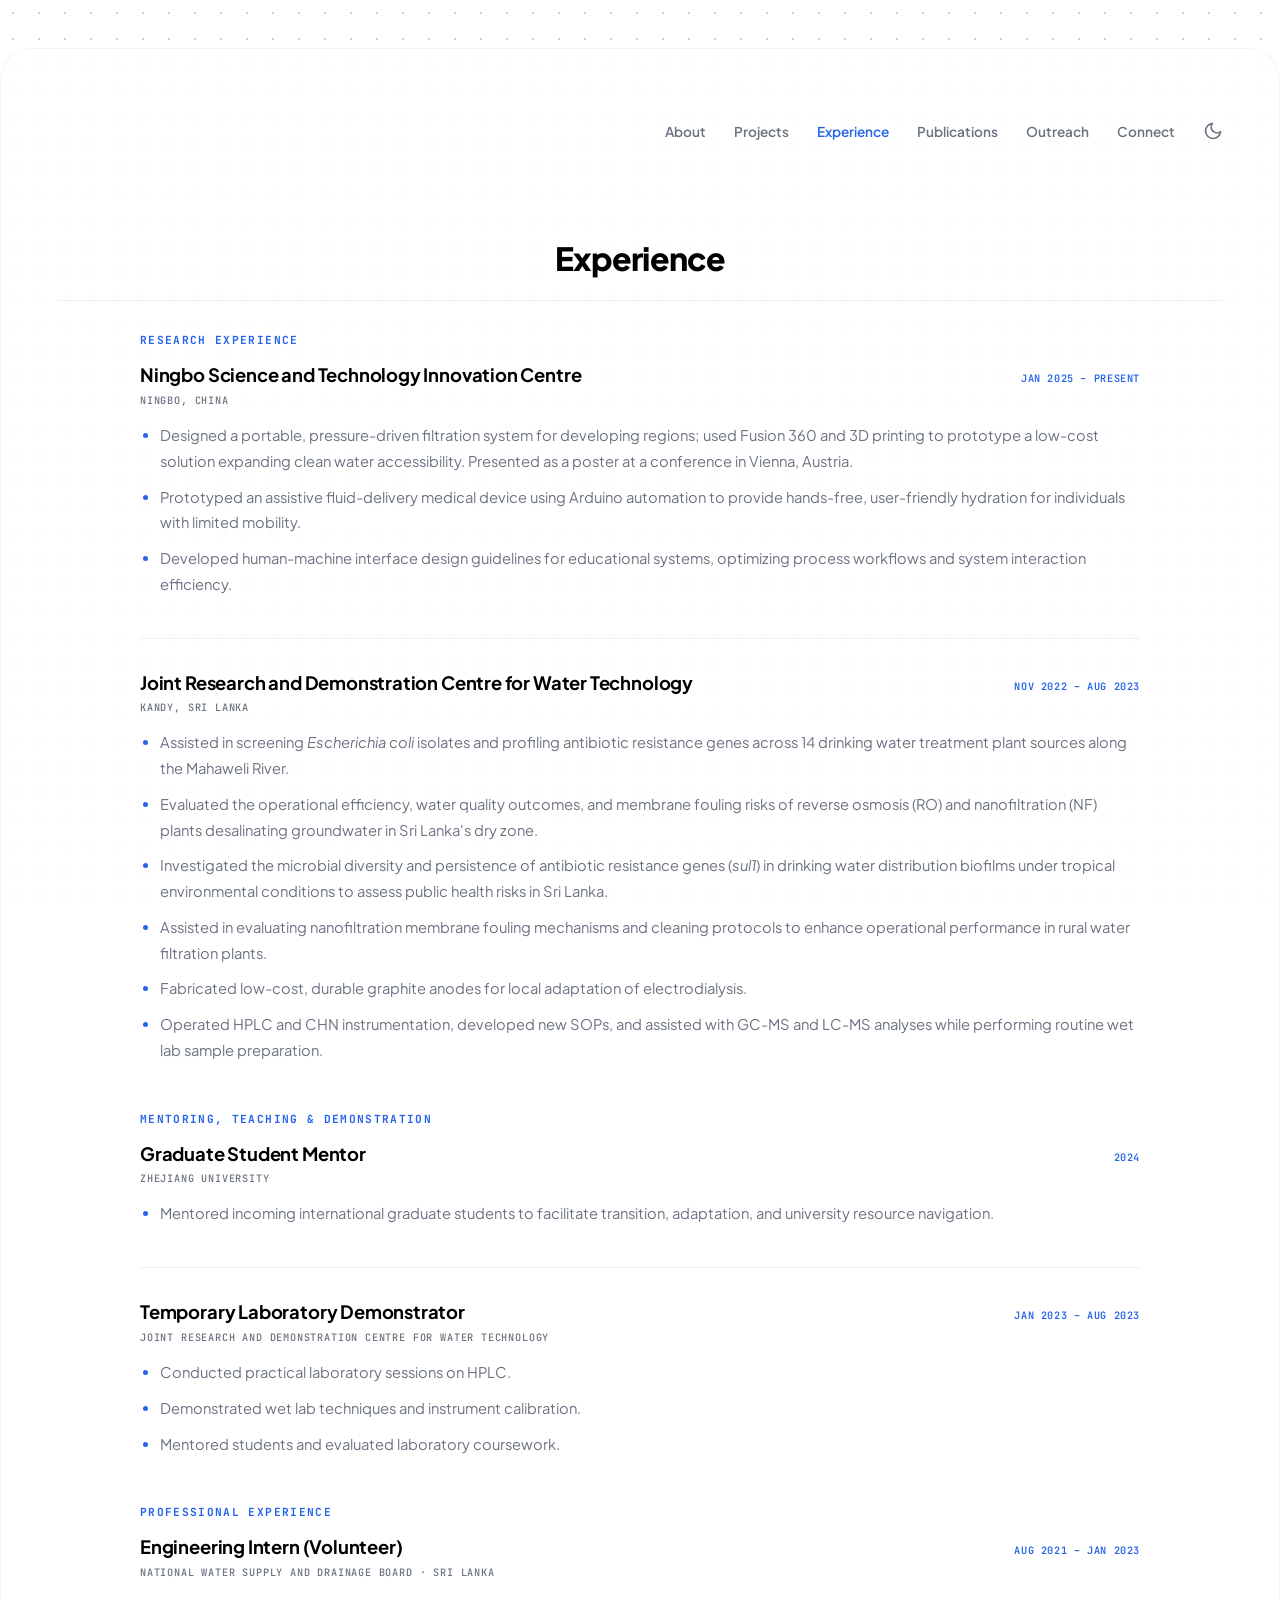
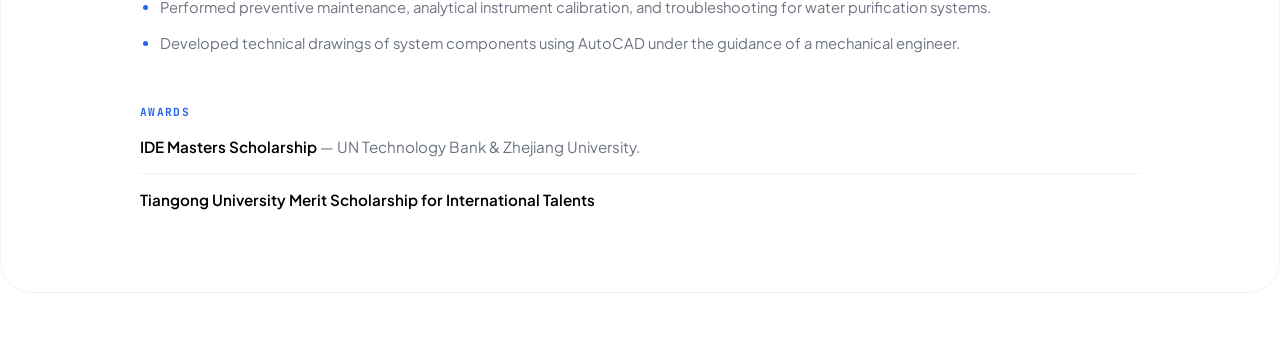
<file: pages/experience.html>
<!DOCTYPE html>
<html lang="en">
<head>
    <meta charset="UTF-8">
    <meta name="viewport" content="width=device-width, initial-scale=1.0">
    <title>Experience</title>
    <link rel="icon" type="image/png" href="../assets/img/favicon-64.png">
    <link rel="apple-touch-icon" href="../assets/img/favicon-180.png">
    <script>if(localStorage.getItem('theme')==='dark'){document.documentElement.setAttribute('data-theme','dark')}</script>
    <link rel="preconnect" href="https://fonts.googleapis.com">
    <link rel="preconnect" href="https://fonts.gstatic.com" crossorigin>
    <link href="https://fonts.googleapis.com/css2?family=Plus+Jakarta+Sans:wght@300;400;500;600;700;800&family=JetBrains+Mono:wght@400;500;700&display=swap" rel="stylesheet">
    <link rel="stylesheet" href="../css/style.css?v=20261105">
</head>
<body>
    <div class="dot-grid" aria-hidden="true"></div>
    <div class="content-wrapper">
        <nav class="main-nav">
            <a href="../index.html#bio">About</a>
            <a href="projects.html">Projects</a>
            <a href="experience.html" class="active">Experience</a>
            <a href="publications.html">Publications</a>
            <a href="outreach.html">Outreach</a>
            <a href="../index.html#contact">Connect</a>
            <button id="theme-toggle" class="theme-toggle" aria-label="Switch to dark mode">
                <svg class="icon-moon" xmlns="http://www.w3.org/2000/svg" viewBox="0 0 24 24" fill="none" stroke="currentColor" stroke-width="2" stroke-linecap="round" stroke-linejoin="round" aria-hidden="true"><path d="M21 12.79A9 9 0 1 1 11.21 3 7 7 0 0 0 21 12.79z"></path></svg>
                <svg class="icon-sun" xmlns="http://www.w3.org/2000/svg" viewBox="0 0 24 24" fill="none" stroke="currentColor" stroke-width="2" stroke-linecap="round" stroke-linejoin="round" aria-hidden="true"><circle cx="12" cy="12" r="4"></circle><path d="M12 2v2"></path><path d="M12 20v2"></path><path d="m4.93 4.93 1.41 1.41"></path><path d="m17.66 17.66 1.41 1.41"></path><path d="M2 12h2"></path><path d="M20 12h2"></path><path d="m6.34 17.66-1.41 1.41"></path><path d="m19.07 4.93-1.41 1.41"></path></svg>
            <button class="menu-toggle" type="button" aria-label="Open menu" aria-expanded="false" aria-controls="mobile-menu">
                <svg xmlns="http://www.w3.org/2000/svg" width="22" height="22" viewBox="0 0 24 24" fill="none" stroke="currentColor" stroke-width="2" stroke-linecap="round" aria-hidden="true"><line x1="4" x2="20" y1="6" y2="6"></line><line x1="4" x2="20" y1="12" y2="12"></line><line x1="4" x2="20" y1="18" y2="18"></line></svg>
            </button>
        </nav>

        <main>
            <section class="section" id="experience">
                <h2 class="section-title">Experience</h2>
                <div class="experience-list">

                    <h3>Research Experience</h3>

                    <article class="experience-item">
                        <div class="experience-head">
                            <h4>Ningbo Science and Technology Innovation Centre</h4>
                            <span class="experience-date">Jan 2025 – Present</span>
                        </div>
                        <p class="experience-place">Ningbo, China</p>
                        <ul>
                            <li>Designed a portable, pressure-driven filtration system for developing regions; used Fusion 360 and 3D printing to prototype a low-cost solution expanding clean water accessibility. Presented as a poster at a conference in Vienna, Austria.</li>
                            <li>Prototyped an assistive fluid-delivery medical device using Arduino automation to provide hands-free, user-friendly hydration for individuals with limited mobility.</li>
                            <li>Developed human-machine interface design guidelines for educational systems, optimizing process workflows and system interaction efficiency.</li>
                        </ul>
                    </article>

                    <article class="experience-item">
                        <div class="experience-head">
                            <h4>Joint Research and Demonstration Centre for Water Technology</h4>
                            <span class="experience-date">Nov 2022 – Aug 2023</span>
                        </div>
                        <p class="experience-place">Kandy, Sri Lanka</p>
                        <ul>
                            <li>Assisted in screening <em>Escherichia coli</em> isolates and profiling antibiotic resistance genes across 14 drinking water treatment plant sources along the Mahaweli River.</li>
                            <li>Evaluated the operational efficiency, water quality outcomes, and membrane fouling risks of reverse osmosis (RO) and nanofiltration (NF) plants desalinating groundwater in Sri Lanka's dry zone.</li>
                            <li>Investigated the microbial diversity and persistence of antibiotic resistance genes (<em>sul1</em>) in drinking water distribution biofilms under tropical environmental conditions to assess public health risks in Sri Lanka.</li>
                            <li>Assisted in evaluating nanofiltration membrane fouling mechanisms and cleaning protocols to enhance operational performance in rural water filtration plants.</li>
                            <li>Fabricated low-cost, durable graphite anodes for local adaptation of electrodialysis.</li>
                            <li>Operated HPLC and CHN instrumentation, developed new SOPs, and assisted with GC-MS and LC-MS analyses while performing routine wet lab sample preparation.</li>
                        </ul>
                    </article>

                    <h3>Mentoring, Teaching &amp; Demonstration</h3>

                    <article class="experience-item">
                        <div class="experience-head">
                            <h4>Graduate Student Mentor</h4>
                            <span class="experience-date">2024</span>
                        </div>
                        <p class="experience-place">Zhejiang University</p>
                        <ul>
                            <li>Mentored incoming international graduate students to facilitate transition, adaptation, and university resource navigation.</li>
                        </ul>
                    </article>

                    <article class="experience-item">
                        <div class="experience-head">
                            <h4>Temporary Laboratory Demonstrator</h4>
                            <span class="experience-date">Jan 2023 – Aug 2023</span>
                        </div>
                        <p class="experience-place">Joint Research and Demonstration Centre for Water Technology</p>
                        <ul>
                            <li>Conducted practical laboratory sessions on HPLC.</li>
                            <li>Demonstrated wet lab techniques and instrument calibration.</li>
                            <li>Mentored students and evaluated laboratory coursework.</li>
                        </ul>
                    </article>

                    <h3>Professional Experience</h3>

                    <article class="experience-item">
                        <div class="experience-head">
                            <h4>Engineering Intern (Volunteer)</h4>
                            <span class="experience-date">Aug 2021 – Jan 2023</span>
                        </div>
                        <p class="experience-place">National Water Supply and Drainage Board · Sri Lanka</p>
                        <ul>
                            <li>Performed preventive maintenance, analytical instrument calibration, and troubleshooting for water purification systems.</li>
                            <li>Developed technical drawings of system components using AutoCAD under the guidance of a mechanical engineer.</li>
                        </ul>
                    </article>

                    <h3>Awards</h3>
                    <ul class="awards-list">
                        <li><strong>IDE Masters Scholarship</strong> — UN Technology Bank &amp; Zhejiang University.</li>
                        <li><strong>Tiangong University Merit Scholarship for International Talents</strong></li>
                    </ul>

                </div>
            </section>
        </main>
    </div>

    <div class="mobile-menu" id="mobile-menu" role="dialog" aria-modal="true" aria-label="Navigation" hidden>
        <button class="mobile-menu-close" type="button" aria-label="Close menu">
            <svg xmlns="http://www.w3.org/2000/svg" width="24" height="24" viewBox="0 0 24 24" fill="none" stroke="currentColor" stroke-width="2" stroke-linecap="round" aria-hidden="true"><path d="M18 6 6 18"></path><path d="m6 6 12 12"></path></svg>
        </button>
        <span class="mobile-menu-label">Menu</span>
        <nav class="mobile-menu-links" id="mobile-menu-links" aria-label="Mobile navigation"></nav>
        <button class="theme-toggle mobile-theme-toggle" type="button" aria-label="Switch to dark mode">
            <svg class="icon-moon" xmlns="http://www.w3.org/2000/svg" viewBox="0 0 24 24" fill="none" stroke="currentColor" stroke-width="2" stroke-linecap="round" stroke-linejoin="round" aria-hidden="true"><path d="M21 12.79A9 9 0 1 1 11.21 3 7 7 0 0 0 21 12.79z"></path></svg>
            <svg class="icon-sun" xmlns="http://www.w3.org/2000/svg" viewBox="0 0 24 24" fill="none" stroke="currentColor" stroke-width="2" stroke-linecap="round" stroke-linejoin="round" aria-hidden="true"><circle cx="12" cy="12" r="4"></circle><path d="M12 2v2"></path><path d="M12 20v2"></path><path d="m4.93 4.93 1.41 1.41"></path><path d="m17.66 17.66 1.41 1.41"></path><path d="M2 12h2"></path><path d="M20 12h2"></path><path d="m6.34 17.66-1.41 1.41"></path><path d="m19.07 4.93-1.41 1.41"></path></svg>
        </button>
    </div>

    <script src="../js/script.js?v=20261105" defer></script>
</body>
</html>
</file>
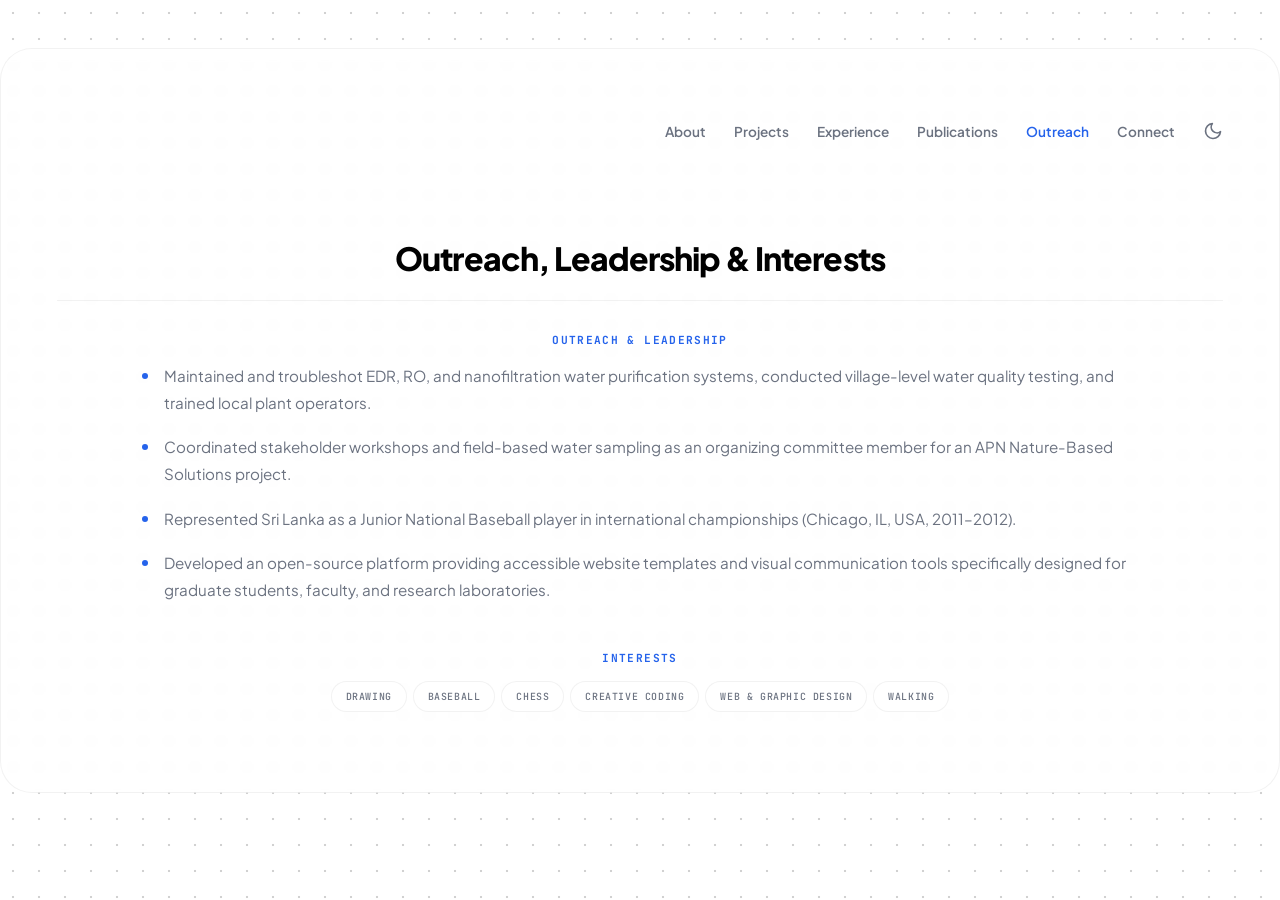
<file: pages/outreach.html>
<!DOCTYPE html>
<html lang="en">
<head>
    <meta charset="UTF-8">
    <meta name="viewport" content="width=device-width, initial-scale=1.0">
    <title>Outreach</title>
    <link rel="icon" type="image/png" href="../assets/img/favicon-64.png">
    <link rel="apple-touch-icon" href="../assets/img/favicon-180.png">
    <script>if(localStorage.getItem('theme')==='dark'){document.documentElement.setAttribute('data-theme','dark')}</script>
    <link rel="preconnect" href="https://fonts.googleapis.com">
    <link rel="preconnect" href="https://fonts.gstatic.com" crossorigin>
    <link href="https://fonts.googleapis.com/css2?family=Plus+Jakarta+Sans:wght@300;400;500;600;700;800&family=JetBrains+Mono:wght@400;500;700&display=swap" rel="stylesheet">
    <link rel="stylesheet" href="../css/style.css?v=20261105">
</head>
<body>
    <div class="dot-grid" aria-hidden="true"></div>
    <div class="content-wrapper">
        <nav class="main-nav">
            <a href="../index.html#bio">About</a>
            <a href="projects.html">Projects</a>
            <a href="experience.html">Experience</a>
            <a href="publications.html">Publications</a>
            <a href="outreach.html" class="active">Outreach</a>
            <a href="../index.html#contact">Connect</a>
            <button id="theme-toggle" class="theme-toggle" aria-label="Switch to dark mode">
                <svg class="icon-moon" xmlns="http://www.w3.org/2000/svg" viewBox="0 0 24 24" fill="none" stroke="currentColor" stroke-width="2" stroke-linecap="round" stroke-linejoin="round" aria-hidden="true"><path d="M21 12.79A9 9 0 1 1 11.21 3 7 7 0 0 0 21 12.79z"></path></svg>
                <svg class="icon-sun" xmlns="http://www.w3.org/2000/svg" viewBox="0 0 24 24" fill="none" stroke="currentColor" stroke-width="2" stroke-linecap="round" stroke-linejoin="round" aria-hidden="true"><circle cx="12" cy="12" r="4"></circle><path d="M12 2v2"></path><path d="M12 20v2"></path><path d="m4.93 4.93 1.41 1.41"></path><path d="m17.66 17.66 1.41 1.41"></path><path d="M2 12h2"></path><path d="M20 12h2"></path><path d="m6.34 17.66-1.41 1.41"></path><path d="m19.07 4.93-1.41 1.41"></path></svg>
            <button class="menu-toggle" type="button" aria-label="Open menu" aria-expanded="false" aria-controls="mobile-menu">
                <svg xmlns="http://www.w3.org/2000/svg" width="22" height="22" viewBox="0 0 24 24" fill="none" stroke="currentColor" stroke-width="2" stroke-linecap="round" aria-hidden="true"><line x1="4" x2="20" y1="6" y2="6"></line><line x1="4" x2="20" y1="12" y2="12"></line><line x1="4" x2="20" y1="18" y2="18"></line></svg>
            </button>
        </nav>

        <main>
            <section class="section" id="outreach">
                <h2 class="section-title">Outreach, Leadership &amp; Interests</h2>

                <h3 class="outreach-heading">Outreach &amp; Leadership</h3>
                <ul class="outreach-list">
                    <li>Maintained and troubleshot EDR, RO, and nanofiltration water purification systems, conducted village-level water quality testing, and trained local plant operators.</li>
                    <li>Coordinated stakeholder workshops and field-based water sampling as an organizing committee member for an APN Nature-Based Solutions project.</li>
                    <li>Represented Sri Lanka as a Junior National Baseball player in international championships (Chicago, IL, USA, 2011–2012).</li>
                    <li>Developed an open-source platform providing accessible website templates and visual communication tools specifically designed for graduate students, faculty, and research laboratories.</li>
                </ul>

                <h3 class="outreach-heading">Interests</h3>
                <div class="project-tags interests-tags">
                    <span>Drawing</span>
                    <span>Baseball</span>
                    <span>Chess</span>
                    <span>Creative Coding</span>
                    <span>Web &amp; Graphic Design</span>
                    <span>Walking</span>
                </div>
            </section>
        </main>
    </div>

    <div class="mobile-menu" id="mobile-menu" role="dialog" aria-modal="true" aria-label="Navigation" hidden>
        <button class="mobile-menu-close" type="button" aria-label="Close menu">
            <svg xmlns="http://www.w3.org/2000/svg" width="24" height="24" viewBox="0 0 24 24" fill="none" stroke="currentColor" stroke-width="2" stroke-linecap="round" aria-hidden="true"><path d="M18 6 6 18"></path><path d="m6 6 12 12"></path></svg>
        </button>
        <span class="mobile-menu-label">Menu</span>
        <nav class="mobile-menu-links" id="mobile-menu-links" aria-label="Mobile navigation"></nav>
        <button class="theme-toggle mobile-theme-toggle" type="button" aria-label="Switch to dark mode">
            <svg class="icon-moon" xmlns="http://www.w3.org/2000/svg" viewBox="0 0 24 24" fill="none" stroke="currentColor" stroke-width="2" stroke-linecap="round" stroke-linejoin="round" aria-hidden="true"><path d="M21 12.79A9 9 0 1 1 11.21 3 7 7 0 0 0 21 12.79z"></path></svg>
            <svg class="icon-sun" xmlns="http://www.w3.org/2000/svg" viewBox="0 0 24 24" fill="none" stroke="currentColor" stroke-width="2" stroke-linecap="round" stroke-linejoin="round" aria-hidden="true"><circle cx="12" cy="12" r="4"></circle><path d="M12 2v2"></path><path d="M12 20v2"></path><path d="m4.93 4.93 1.41 1.41"></path><path d="m17.66 17.66 1.41 1.41"></path><path d="M2 12h2"></path><path d="M20 12h2"></path><path d="m6.34 17.66-1.41 1.41"></path><path d="m19.07 4.93-1.41 1.41"></path></svg>
        </button>
    </div>

    <script src="../js/script.js?v=20261105" defer></script>
</body>
</html>
</file>
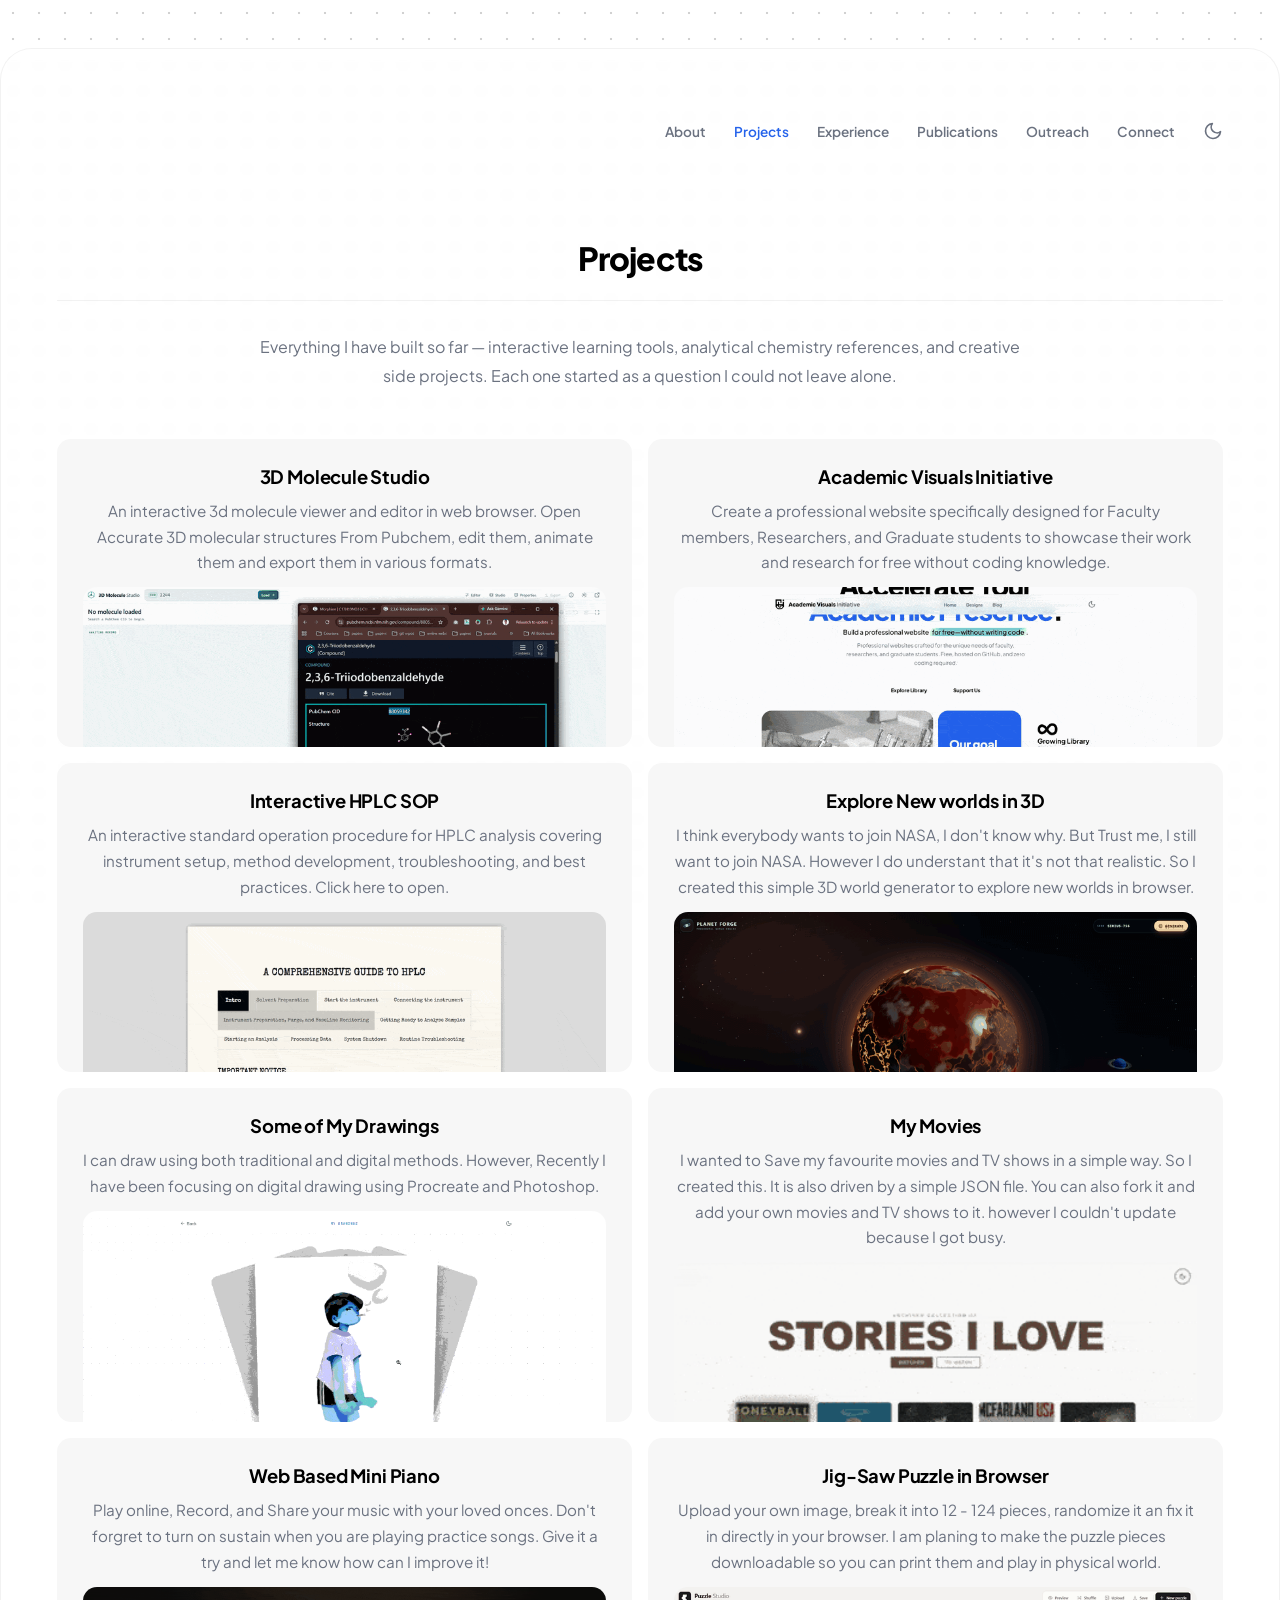
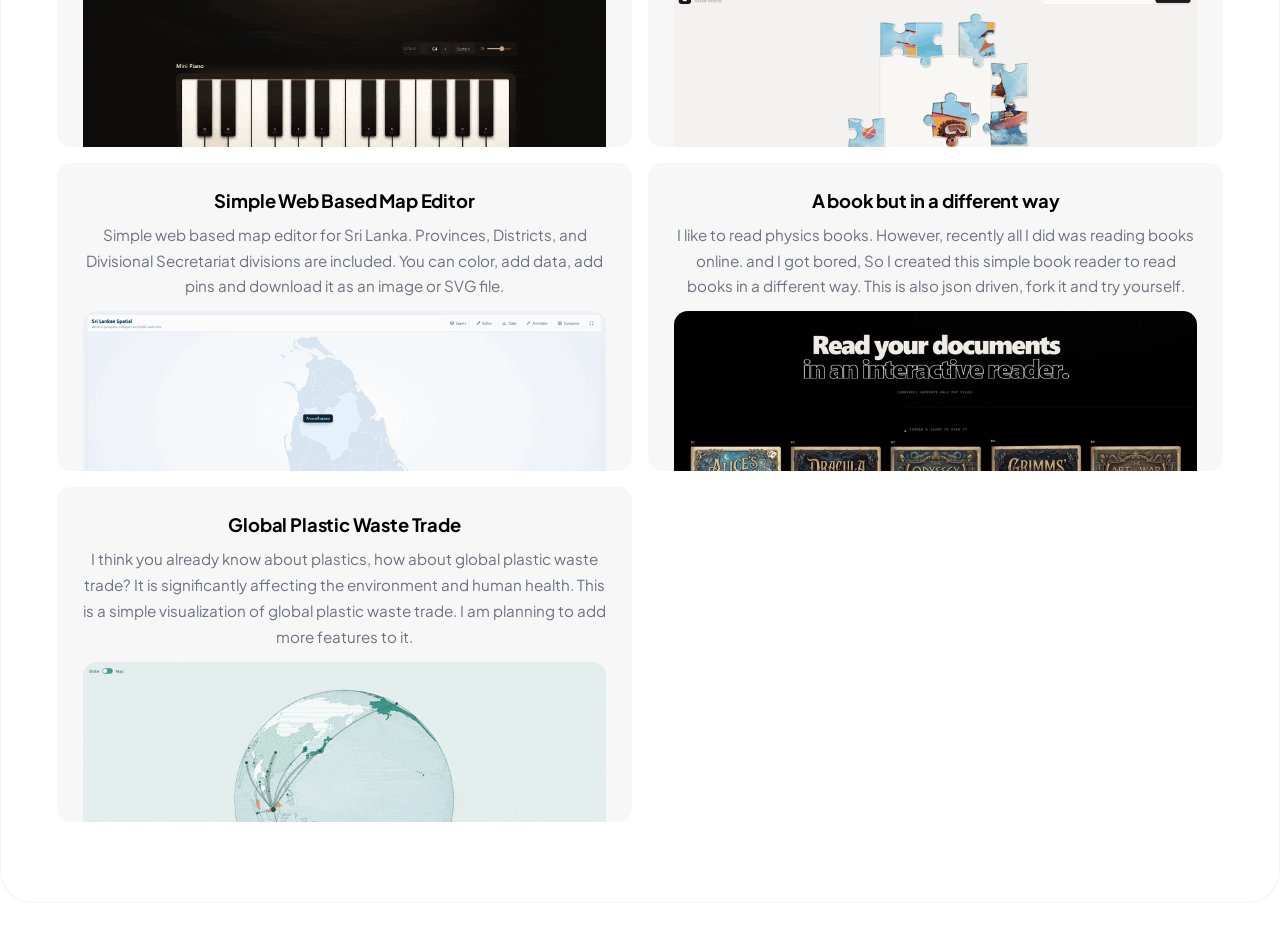
<file: pages/projects.html>
<!DOCTYPE html>
<html lang="en">
<head>
    <meta charset="UTF-8">
    <meta name="viewport" content="width=device-width, initial-scale=1.0">
    <title>Projects</title>
    <link rel="icon" type="image/png" href="../assets/img/favicon-64.png">
    <link rel="apple-touch-icon" href="../assets/img/favicon-180.png">
    <script>if(localStorage.getItem('theme')==='dark'){document.documentElement.setAttribute('data-theme','dark')}</script>
    <link rel="preconnect" href="https://fonts.googleapis.com">
    <link rel="preconnect" href="https://fonts.gstatic.com" crossorigin>
    <link href="https://fonts.googleapis.com/css2?family=Plus+Jakarta+Sans:wght@300;400;500;600;700;800&family=JetBrains+Mono:wght@400;500;700&display=swap" rel="stylesheet">
    <link rel="stylesheet" href="../css/style.css?v=20261105">
</head>
<body>
    <div class="dot-grid" aria-hidden="true"></div>
    <div class="content-wrapper">
        <nav class="main-nav">
            <a href="../index.html#bio">About</a>
            <a href="projects.html" class="active">Projects</a>
            <a href="experience.html">Experience</a>
            <a href="publications.html">Publications</a>
            <a href="outreach.html">Outreach</a>
            <a href="../index.html#contact">Connect</a>
            <button id="theme-toggle" class="theme-toggle" aria-label="Switch to dark mode">
                <svg class="icon-moon" xmlns="http://www.w3.org/2000/svg" viewBox="0 0 24 24" fill="none" stroke="currentColor" stroke-width="2" stroke-linecap="round" stroke-linejoin="round" aria-hidden="true"><path d="M21 12.79A9 9 0 1 1 11.21 3 7 7 0 0 0 21 12.79z"></path></svg>
                <svg class="icon-sun" xmlns="http://www.w3.org/2000/svg" viewBox="0 0 24 24" fill="none" stroke="currentColor" stroke-width="2" stroke-linecap="round" stroke-linejoin="round" aria-hidden="true"><circle cx="12" cy="12" r="4"></circle><path d="M12 2v2"></path><path d="M12 20v2"></path><path d="m4.93 4.93 1.41 1.41"></path><path d="m17.66 17.66 1.41 1.41"></path><path d="M2 12h2"></path><path d="M20 12h2"></path><path d="m6.34 17.66-1.41 1.41"></path><path d="m19.07 4.93-1.41 1.41"></path></svg>
            </button>
            <button class="menu-toggle" type="button" aria-label="Open menu" aria-expanded="false" aria-controls="mobile-menu">
                <svg xmlns="http://www.w3.org/2000/svg" width="22" height="22" viewBox="0 0 24 24" fill="none" stroke="currentColor" stroke-width="2" stroke-linecap="round" aria-hidden="true"><line x1="4" x2="20" y1="6" y2="6"></line><line x1="4" x2="20" y1="12" y2="12"></line><line x1="4" x2="20" y1="18" y2="18"></line></svg>
            </button>
        </nav>

        <main>
            <section class="section" id="projects">
                <h2 class="section-title">Projects</h2>
                <div class="bio-text">
                    <p>Everything I have built so far — interactive learning tools, analytical chemistry references, and creative side projects. Each one started as a question I could not leave alone.</p>
                </div>
                <div class="node-grid projects-grid" id="projects-grid"></div>
            </section>
        </main>
    </div>

    <div class="mobile-menu" id="mobile-menu" role="dialog" aria-modal="true" aria-label="Navigation" hidden>
        <button class="mobile-menu-close" type="button" aria-label="Close menu">
            <svg xmlns="http://www.w3.org/2000/svg" width="24" height="24" viewBox="0 0 24 24" fill="none" stroke="currentColor" stroke-width="2" stroke-linecap="round" aria-hidden="true"><path d="M18 6 6 18"></path><path d="m6 6 12 12"></path></svg>
        </button>
        <span class="mobile-menu-label">Menu</span>
        <nav class="mobile-menu-links" id="mobile-menu-links" aria-label="Mobile navigation"></nav>
        <button class="theme-toggle mobile-theme-toggle" type="button" aria-label="Switch to dark mode">
            <svg class="icon-moon" xmlns="http://www.w3.org/2000/svg" viewBox="0 0 24 24" fill="none" stroke="currentColor" stroke-width="2" stroke-linecap="round" stroke-linejoin="round" aria-hidden="true"><path d="M21 12.79A9 9 0 1 1 11.21 3 7 7 0 0 0 21 12.79z"></path></svg>
            <svg class="icon-sun" xmlns="http://www.w3.org/2000/svg" viewBox="0 0 24 24" fill="none" stroke="currentColor" stroke-width="2" stroke-linecap="round" stroke-linejoin="round" aria-hidden="true"><circle cx="12" cy="12" r="4"></circle><path d="M12 2v2"></path><path d="M12 20v2"></path><path d="m4.93 4.93 1.41 1.41"></path><path d="m17.66 17.66 1.41 1.41"></path><path d="M2 12h2"></path><path d="M20 12h2"></path><path d="m6.34 17.66-1.41 1.41"></path><path d="m19.07 4.93-1.41 1.41"></path></svg>
        </button>
    </div>

    <script src="../js/script.js?v=20261105" defer></script>
    <script src="../js/projects.js?v=20261105" defer></script>
</body>
</html>
</file>
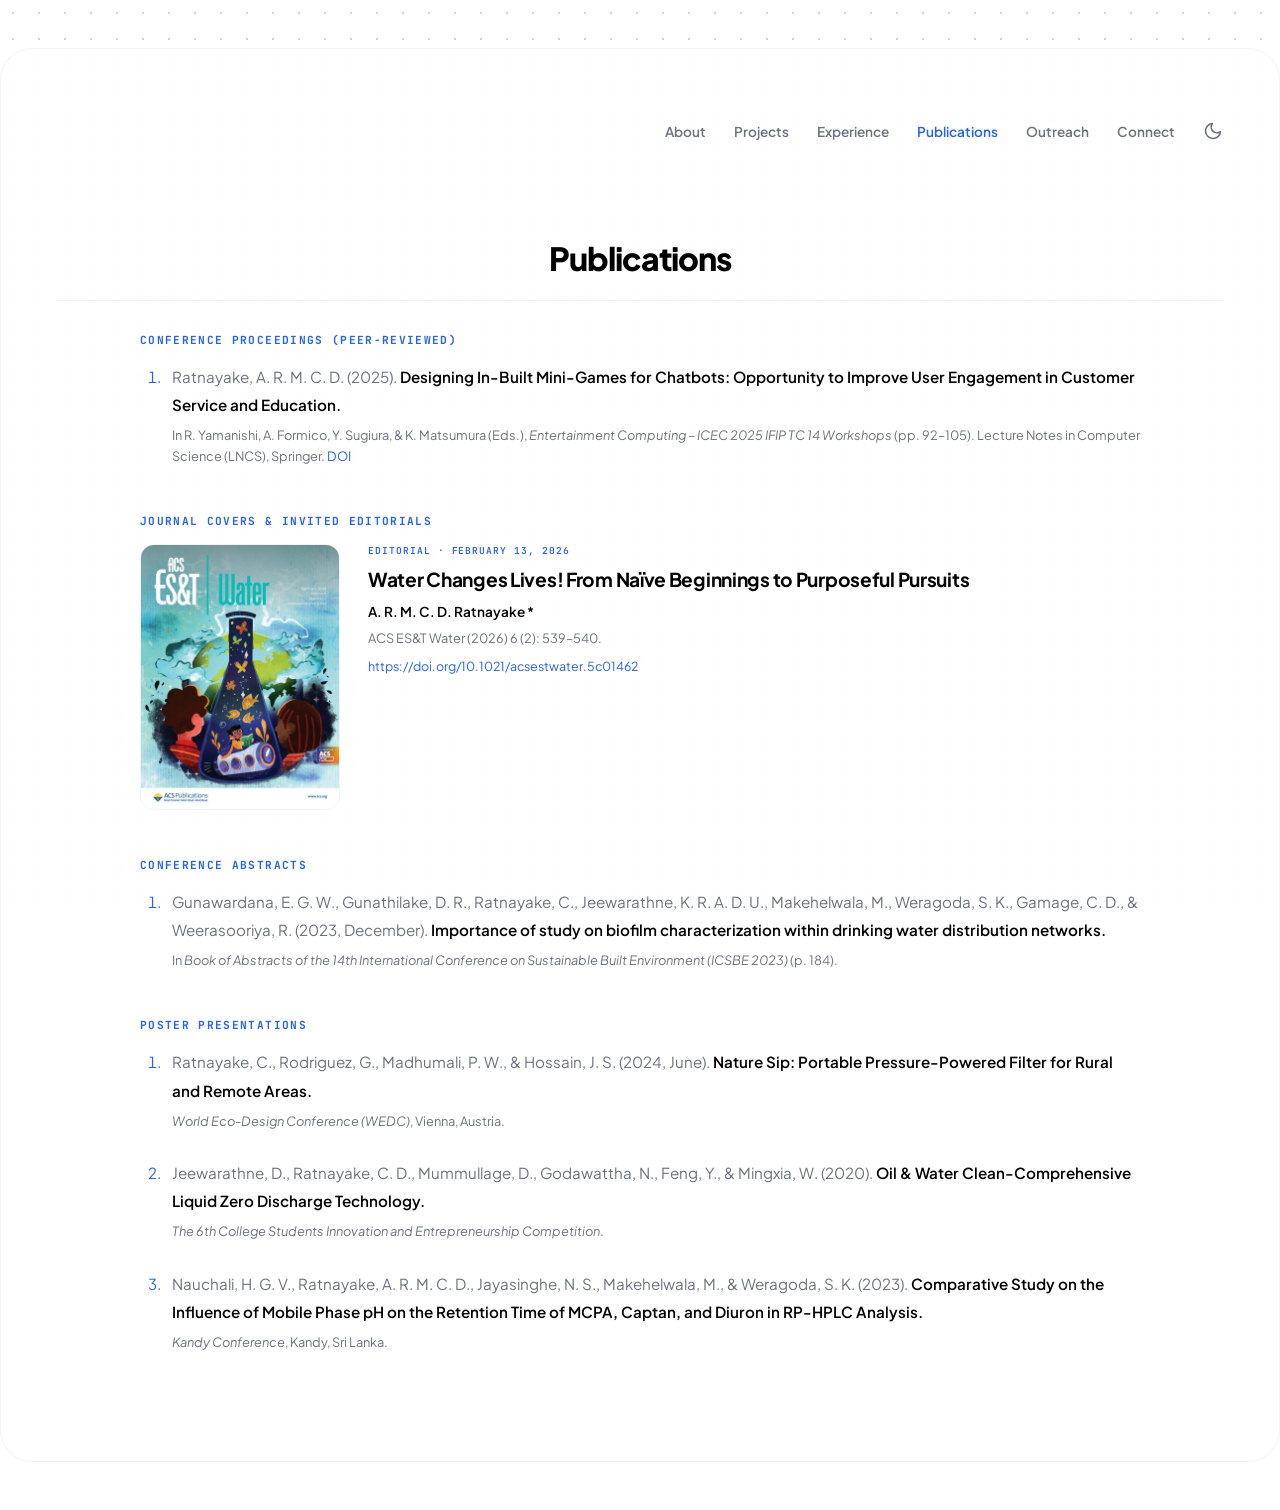
<file: pages/publications.html>
<!DOCTYPE html>
<html lang="en">
<head>
    <meta charset="UTF-8">
    <meta name="viewport" content="width=device-width, initial-scale=1.0">
    <title>Publications</title>
    <link rel="icon" type="image/png" href="../assets/img/favicon-64.png">
    <link rel="apple-touch-icon" href="../assets/img/favicon-180.png">
    <script>if(localStorage.getItem('theme')==='dark'){document.documentElement.setAttribute('data-theme','dark')}</script>
    <link rel="preconnect" href="https://fonts.googleapis.com">
    <link rel="preconnect" href="https://fonts.gstatic.com" crossorigin>
    <link href="https://fonts.googleapis.com/css2?family=Plus+Jakarta+Sans:wght@300;400;500;600;700;800&family=JetBrains+Mono:wght@400;500;700&display=swap" rel="stylesheet">
    <link rel="stylesheet" href="../css/style.css?v=20261105">
</head>
<body>
    <div class="dot-grid" aria-hidden="true"></div>
    <div class="content-wrapper">
        <nav class="main-nav">
            <a href="../index.html#bio">About</a>
            <a href="projects.html">Projects</a>
            <a href="experience.html">Experience</a>
            <a href="publications.html" class="active">Publications</a>
            <a href="outreach.html">Outreach</a>
            <a href="../index.html#contact">Connect</a>
            <button id="theme-toggle" class="theme-toggle" aria-label="Switch to dark mode">
                <svg class="icon-moon" xmlns="http://www.w3.org/2000/svg" viewBox="0 0 24 24" fill="none" stroke="currentColor" stroke-width="2" stroke-linecap="round" stroke-linejoin="round" aria-hidden="true"><path d="M21 12.79A9 9 0 1 1 11.21 3 7 7 0 0 0 21 12.79z"></path></svg>
                <svg class="icon-sun" xmlns="http://www.w3.org/2000/svg" viewBox="0 0 24 24" fill="none" stroke="currentColor" stroke-width="2" stroke-linecap="round" stroke-linejoin="round" aria-hidden="true"><circle cx="12" cy="12" r="4"></circle><path d="M12 2v2"></path><path d="M12 20v2"></path><path d="m4.93 4.93 1.41 1.41"></path><path d="m17.66 17.66 1.41 1.41"></path><path d="M2 12h2"></path><path d="M20 12h2"></path><path d="m6.34 17.66-1.41 1.41"></path><path d="m19.07 4.93-1.41 1.41"></path></svg>
            <button class="menu-toggle" type="button" aria-label="Open menu" aria-expanded="false" aria-controls="mobile-menu">
                <svg xmlns="http://www.w3.org/2000/svg" width="22" height="22" viewBox="0 0 24 24" fill="none" stroke="currentColor" stroke-width="2" stroke-linecap="round" aria-hidden="true"><line x1="4" x2="20" y1="6" y2="6"></line><line x1="4" x2="20" y1="12" y2="12"></line><line x1="4" x2="20" y1="18" y2="18"></line></svg>
            </button>
        </nav>
        <main>
            <section class="section" id="publications">
                <h2 class="section-title">Publications</h2>
                <div class="publications-list">

                    <h3>Conference Proceedings (Peer-Reviewed)</h3>
                    <ol>
                        <li>Ratnayake, A. R. M. C. D. (2025). <strong>Designing In-Built Mini-Games for Chatbots: Opportunity to Improve User Engagement in Customer Service and Education.</strong><span class="publication-meta">In R. Yamanishi, A. Formico, Y. Sugiura, &amp; K. Matsumura (Eds.), <em>Entertainment Computing – ICEC 2025 IFIP TC 14 Workshops</em> (pp. 92–105). Lecture Notes in Computer Science (LNCS), Springer. <a href="https://doi.org/10.1007/978-3-032-02534-0_10" target="_blank" rel="noopener">DOI</a></span></li>
                    </ol>

                    <h3>Journal Covers &amp; Invited Editorials</h3>
                    <div class="editorial-item">
                        <button type="button" class="editorial-cover" aria-label="View the ACS ES&amp;T Water cover full size">
                            <img src="../assets/img/cover-web.jpg" alt="ACS ES&amp;T Water cover featuring the editorial 'Water Changes Lives!'" width="800" height="1064" loading="lazy" decoding="async">
                        </button>
                        <div class="editorial-copy">
                            <span class="editorial-eyebrow">Editorial · February 13, 2026</span>
                            <h4>Water Changes Lives! From Naïve Beginnings to Purposeful Pursuits</h4>
                            <p class="editorial-author">A. R. M. C. D. Ratnayake *</p>
                            <p class="editorial-meta">ACS ES&amp;T Water (2026) 6 (2): 539–540.</p>
                            <a class="editorial-doi" href="https://doi.org/10.1021/acsestwater.5c01462" target="_blank" rel="noopener">https://doi.org/10.1021/acsestwater.5c01462</a>
                        </div>
                    </div>

                    <h3>Conference Abstracts</h3>
                    <ol>
                        <li>Gunawardana, E. G. W., Gunathilake, D. R., Ratnayake, C., Jeewarathne, K. R. A. D. U., Makehelwala, M., Weragoda, S. K., Gamage, C. D., &amp; Weerasooriya, R. (2023, December). <strong>Importance of study on biofilm characterization within drinking water distribution networks.</strong><span class="publication-meta">In <em>Book of Abstracts of the 14th International Conference on Sustainable Built Environment (ICSBE 2023)</em>&nbsp;(p. 184).</span></li>
                    </ol>

                    <h3>Poster Presentations</h3>
                    <ol>
                        <li>Ratnayake, C., Rodriguez, G., Madhumali, P. W., &amp; Hossain, J. S. (2024, June). <strong>Nature Sip: Portable Pressure-Powered Filter for Rural and Remote Areas.</strong><span class="publication-meta"><em>World Eco-Design Conference (WEDC)</em>, Vienna, Austria.</span></li>
                        <li>Jeewarathne, D., Ratnayake, C. D., Mummullage, D., Godawattha, N., Feng, Y., &amp; Mingxia, W. (2020). <strong>Oil &amp; Water Clean-Comprehensive Liquid Zero Discharge Technology.</strong><span class="publication-meta"><em>The 6th College Students Innovation and Entrepreneurship Competition</em>.</span></li>
                        <li>Nauchali, H. G. V., Ratnayake, A. R. M. C. D., Jayasinghe, N. S., Makehelwala, M., &amp; Weragoda, S. K. (2023). <strong>Comparative Study on the Influence of Mobile Phase pH on the Retention Time of MCPA, Captan, and Diuron in RP-HPLC Analysis.</strong><span class="publication-meta"><em>Kandy Conference</em>, Kandy, Sri Lanka.</span></li>
                    </ol>

                </div>
            </section>
        </main>
    </div>

    <div class="lightbox" id="cover-lightbox" role="dialog" aria-modal="true" aria-label="Journal cover preview" hidden>
        <button type="button" class="lightbox-close" aria-label="Close cover preview">
            <svg xmlns="http://www.w3.org/2000/svg" width="22" height="22" viewBox="0 0 24 24" fill="none" stroke="currentColor" stroke-width="2" stroke-linecap="round" aria-hidden="true"><path d="M18 6 6 18"></path><path d="m6 6 12 12"></path></svg>
        </button>
        <figure class="lightbox-figure">
            <img src="../assets/img/cover-web.jpg" alt="ACS ES&amp;T Water cover featuring the editorial 'Water Changes Lives!'" width="800" height="1064" decoding="async">
            <figcaption>ACS ES&amp;T Water · February 2026 · Click outside to close</figcaption>
        </figure>
    </div>

    <div class="mobile-menu" id="mobile-menu" role="dialog" aria-modal="true" aria-label="Navigation" hidden>
        <button class="mobile-menu-close" type="button" aria-label="Close menu">
            <svg xmlns="http://www.w3.org/2000/svg" width="24" height="24" viewBox="0 0 24 24" fill="none" stroke="currentColor" stroke-width="2" stroke-linecap="round" aria-hidden="true"><path d="M18 6 6 18"></path><path d="m6 6 12 12"></path></svg>
        </button>
        <span class="mobile-menu-label">Menu</span>
        <nav class="mobile-menu-links" id="mobile-menu-links" aria-label="Mobile navigation"></nav>
        <button class="theme-toggle mobile-theme-toggle" type="button" aria-label="Switch to dark mode">
            <svg class="icon-moon" xmlns="http://www.w3.org/2000/svg" viewBox="0 0 24 24" fill="none" stroke="currentColor" stroke-width="2" stroke-linecap="round" stroke-linejoin="round" aria-hidden="true"><path d="M21 12.79A9 9 0 1 1 11.21 3 7 7 0 0 0 21 12.79z"></path></svg>
            <svg class="icon-sun" xmlns="http://www.w3.org/2000/svg" viewBox="0 0 24 24" fill="none" stroke="currentColor" stroke-width="2" stroke-linecap="round" stroke-linejoin="round" aria-hidden="true"><circle cx="12" cy="12" r="4"></circle><path d="M12 2v2"></path><path d="M12 20v2"></path><path d="m4.93 4.93 1.41 1.41"></path><path d="m17.66 17.66 1.41 1.41"></path><path d="M2 12h2"></path><path d="M20 12h2"></path><path d="m6.34 17.66-1.41 1.41"></path><path d="m19.07 4.93-1.41 1.41"></path></svg>
        </button>
    </div>

    <script src="../js/script.js?v=20261105" defer></script>
</body>
</html>
</file>
<file: css/style.css>
:root {
    --bg: #ffffff;
    --ink: #000000;
    --muted: #6b7280;
    --accent: #2563eb;
    --border: rgba(0, 0, 0, 0.05);
    --surface: #fafafa;
    --card-bg: #f7f7f7;
    --card-bg-hover: #f0f0f0;
    --wrapper-bg: rgba(255, 255, 255, 0.40);
    --section-gap: 100px;
    --sans: "Plus Jakarta Sans", sans-serif;
    --mono: "JetBrains Mono", monospace;
}

[data-theme="dark"] {
    --bg: #050505;
    --ink: #ffffff;
    --muted: #9ca3af;
    --accent: #d9ff00;
    --border: rgba(255, 255, 255, 0.06);
    --surface: #0f0f0f;
    --card-bg: #101010;
    --card-bg-hover: #1b1b1b;
    --wrapper-bg: rgba(5, 5, 5, 0.55);
}

* {
    box-sizing: border-box;
}

html {
    scroll-behavior: smooth;
    overflow-y: auto;
}

/* Firefox fallback (no WebKit scrollbar pseudo-elements) */
@supports not selector(::-webkit-scrollbar) {
    html {
        scrollbar-width: thin;
        scrollbar-color: var(--accent) transparent;
    }
}

/* ── Custom scrollbar: blue pill, hidden when not needed ── */
::-webkit-scrollbar {
    width: 12px;
    height: 12px;
}

::-webkit-scrollbar-track {
    background: transparent;
}

::-webkit-scrollbar-button,
::-webkit-scrollbar-button:single-button,
::-webkit-scrollbar-button:double-button,
::-webkit-scrollbar-button:vertical,
::-webkit-scrollbar-button:horizontal,
::-webkit-scrollbar-button:start,
::-webkit-scrollbar-button:end {
    display: none;
    width: 0;
    height: 0;
    background: transparent;
    border: 0;
}

::-webkit-scrollbar-thumb {
    background-color: var(--accent);
    background-clip: content-box;
    border: 3px solid transparent;
    border-radius: 999px;
}

::-webkit-scrollbar-thumb:hover {
    background-color: color-mix(in srgb, var(--accent) 78%, #000000);
    background-clip: content-box;
    border: 3px solid transparent;
    border-radius: 999px;
}

::-webkit-scrollbar-corner {
    background: transparent;
}

body {
    margin: 0;
    padding: 0;
    overflow-x: hidden;
    font-family: var(--sans);
    background-color: var(--bg);
    color: var(--ink);
    transition: background-color 0.3s, color 0.3s;
    -webkit-font-smoothing: antialiased;
}

a {
    color: var(--accent);
    text-decoration: none;
}

a:hover {
    text-decoration: underline;
}

/* ── Mouse-reactive dot background ── */
.dot-grid {
    position: fixed;
    inset: 0;
    z-index: 0;
    pointer-events: none;
    --dot-color: rgba(0, 0, 0, 0.18);
    --dot-accent: var(--accent);
    background-image: radial-gradient(circle, var(--dot-color) 1px, transparent 1.6px);
    background-size: 26px 26px;
}

.dot-grid::after {
    content: "";
    position: absolute;
    inset: 0;
    background-image: radial-gradient(circle, var(--dot-accent) 2px, transparent 2.6px);
    background-size: 26px 26px;
    opacity: 0;
    -webkit-mask-image: radial-gradient(circle 170px at var(--mx, 50%) var(--my, 50%), #000 0%, rgba(0, 0, 0, 0.5) 45%, transparent 75%);
    mask-image: radial-gradient(circle 170px at var(--mx, 50%) var(--my, 50%), #000 0%, rgba(0, 0, 0, 0.5) 45%, transparent 75%);
}

.dot-grid.is-active::after {
    opacity: 1;
}

[data-theme="dark"] .dot-grid {
    --dot-color: rgba(255, 255, 255, 0.16);
    --dot-accent: #d9ff00;
}

@media (prefers-reduced-motion: reduce) {
    .dot-grid::after { display: none; }
}

/* ── Layout ── */
.content-wrapper {
    position: relative;
    z-index: 1;
    max-width: 1280px;
    margin: 48px auto;
    padding: 72px 56px 80px;
    background: var(--wrapper-bg);
    border: 1px solid var(--border);
    border-radius: 32px;
    backdrop-filter: blur(6px);
    -webkit-backdrop-filter: blur(6px);
    transition: background-color 0.3s, border-color 0.3s;
}

.main-nav {
    display: flex;
    justify-content: flex-end;
    align-items: center;
    gap: 28px;
    margin-bottom: var(--section-gap);
}

.main-nav a {
    font-size: 0.85rem;
    font-weight: 600;
    color: var(--muted);
    transition: color 0.2s;
}

.main-nav a:hover,
.main-nav a.active {
    color: var(--accent);
    text-decoration: none;
}

.theme-toggle {
    display: flex;
    align-items: center;
    justify-content: center;
    padding: 0;
    background: none;
    border: none;
    color: var(--muted);
    cursor: pointer;
    transition: color 0.2s, transform 0.3s;
}

.theme-toggle:hover {
    color: var(--accent);
    transform: rotate(15deg);
}

.theme-toggle svg {
    width: 20px;
    height: 20px;
}

.theme-toggle .icon-sun { display: none; }
[data-theme="dark"] .theme-toggle .icon-sun { display: block; }
[data-theme="dark"] .theme-toggle .icon-moon { display: none; }

/* ── Mobile menu ── */
.menu-toggle {
    display: none;
    align-items: center;
    justify-content: center;
    width: 40px;
    height: 40px;
    padding: 0;
    background: none;
    border: 0;
    border-radius: 10px;
    color: var(--muted);
    cursor: pointer;
    transition: color 0.2s, background-color 0.2s;
}

.menu-toggle:hover,
.menu-toggle:focus-visible {
    color: var(--accent);
    background: var(--surface);
}

.menu-toggle svg {
    width: 22px;
    height: 22px;
}

.mobile-menu {
    position: fixed;
    inset: 0;
    z-index: 3000;
    display: flex;
    flex-direction: column;
    align-items: center;
    justify-content: center;
    gap: 32px;
    padding: 80px 24px;
    background: var(--bg);
}

.mobile-menu[hidden] {
    display: none;
}

.mobile-menu-label {
    font-family: var(--mono);
    font-size: 0.62rem;
    font-weight: 600;
    letter-spacing: 0.14em;
    text-transform: uppercase;
    color: var(--muted);
}

.mobile-menu-links {
    display: flex;
    flex-direction: column;
    align-items: center;
    gap: 22px;
}

.mobile-menu-links a {
    font-size: 1.8rem;
    font-weight: 700;
    letter-spacing: -0.03em;
    line-height: 1.1;
    color: var(--ink);
    text-decoration: none;
    transition: color 0.2s;
}

.mobile-menu-links a:hover,
.mobile-menu-links a.active {
    color: var(--accent);
}

.mobile-menu-close {
    position: absolute;
    top: 20px;
    right: 20px;
    display: flex;
    align-items: center;
    justify-content: center;
    width: 44px;
    height: 44px;
    padding: 0;
    background: none;
    border: 0;
    border-radius: 999px;
    color: var(--ink);
    cursor: pointer;
    transition: color 0.2s;
}

.mobile-menu-close:hover,
.mobile-menu-close:focus-visible {
    color: var(--accent);
}

/* ── Header ── */
.title-header {
    text-align: center;
    margin-bottom: var(--section-gap);
}

.title-header h1 {
    margin: 0;
    font-size: clamp(2.8rem, 7vw, 4.8rem);
    font-weight: 800;
    letter-spacing: -0.04em;
    line-height: 0.95;
    color: var(--ink);
}

.title-header p {
    margin: 20px 0 0;
    font-family: var(--mono);
    font-size: 0.75rem;
    font-weight: 500;
    letter-spacing: 0.12em;
    text-transform: uppercase;
    color: var(--accent);
}

/* ── Sections ── */
.section {
    margin-bottom: var(--section-gap);
}

main > .section:last-child {
    margin-bottom: 0;
}

.section-title {
    margin: 0 0 32px;
    padding-bottom: 24px;
    font-size: 2rem;
    font-weight: 800;
    letter-spacing: -0.03em;
    line-height: 1.1;
    color: var(--ink);
    border-bottom: 1px solid var(--border);
}

/* ── Bio ── */
.bio-container {
    display: flex;
    flex-direction: row-reverse;
    justify-content: space-between;
    gap: 48px;
    align-items: flex-start;
    max-width: 1000px;
    margin: 0 auto;
}

.bio-text {
    flex: 1 1 auto;
    max-width: none;
}

.bio-aside {
    display: flex;
    flex: 0 0 180px;
    flex-direction: column;
    gap: 12px;
    width: 180px;
    margin: 0;
}

.bio-image {
    width: 100%;
    height: auto;
    aspect-ratio: 1;
    border-radius: 14px;
    border: 1px solid var(--border);
    overflow: hidden;
    background: var(--surface);
}

.bio-cv {
    display: flex;
    align-items: center;
    justify-content: center;
    padding: 10px 16px;
    font-size: 0.8rem;
    font-weight: 600;
    color: var(--bg);
    text-align: center;
    text-decoration: none;
    background: var(--ink);
    border-radius: 999px;
    transition: background-color 0.2s,
                color 0.2s,
                transform 0.3s cubic-bezier(0.34, 1.56, 0.64, 1);
}

.bio-cv:hover {
    color: #ffffff;
    background: var(--accent);
    text-decoration: none;
    transform: translateY(-2px);
}

[data-theme="dark"] .bio-cv:hover {
    color: #000000;
}

.bio-image img {
    display: block;
    width: 100%;
    height: 100%;
    object-fit: cover;
}

.bio-text p {
    margin: 0 0 18px;
    font-size: 1rem;
    line-height: 1.8;
    color: var(--muted);
}

#bio .bio-text p {
    text-align: justify;
    hyphens: auto;
}

.bio-text p:last-child {
    margin-bottom: 0;
}

.section > .bio-text > p {
    max-width: 760px;
}

/* ── Project cards ── */
.node-grid {
    display: grid;
    grid-template-columns: repeat(2, minmax(0, 1fr));
    gap: 16px;
}

.node-grid a {
    display: block;
    height: 100%;
    color: inherit;
    font-weight: inherit;
    text-decoration: none;
}

.node-grid a:hover {
    text-decoration: none;
}

.node-grid a:not([href]) {
    cursor: default;
}

.node {
    position: relative;
    display: flex;
    flex-direction: column;
    height: 100%;
    min-height: 280px;
    padding: 28px;
    background: var(--card-bg);
    border: 1px solid var(--border);
    border-radius: 14px;
    transition: transform 0.35s cubic-bezier(0.34, 1.56, 0.64, 1),
                border-color 0.25s,
                background-color 0.25s;
}

.node::after {
    content: "";
    position: absolute;
    inset: 0;
    z-index: 3;
    background: var(--bg);
    border-radius: inherit;
    opacity: 0;
    pointer-events: none;
    transition: opacity 0.25s ease;
}

/* Fade the other cards while one is hovered */
.node-grid:has(a:hover) .node::after {
    opacity: 0.55;
}

.node-grid a:hover .node::after {
    opacity: 0;
}

.node:hover {
    transform: translateY(-4px);
    border-color: var(--accent);
    background: var(--card-bg-hover);
}

.node h3 {
    margin: 0 0 10px;
    font-size: 1.15rem;
    font-weight: 700;
    letter-spacing: -0.01em;
    color: var(--ink);
}

.node p {
    flex: 1;
    margin: 0;
    font-size: 0.95rem;
    line-height: 1.7;
    color: var(--muted);
}

/* Featured project card with a preview rising from the bottom */
.node-feature {
    height: 100%;
    min-height: 0;
    padding: 0;
    overflow: hidden;
    background: var(--card-bg);
    border: 0;
    border-radius: 14px;
    justify-content: flex-start;
}

.node-feature:hover {
    transform: none;
    background: var(--card-bg-hover);
    box-shadow: none;
}

.node-feature .node-copy {
    padding: 26px 26px 12px;
}

.node-feature .node-media {
    display: flex;
    align-items: flex-start;
    justify-content: center;
    height: 160px;
    margin-top: 0;
    padding: 0 26px;
    overflow: visible;
}

@media (min-width: 721px) {
    /* Let the preview grow to fill the card so short copy leaves no gap */
    .node-feature .node-media {
        flex: 1 1 160px;
    }
}

.node-feature .node-media img {
    display: block;
    width: 100%;
    height: var(--img-h, auto);
    object-fit: cover;
    border-radius: 14px 14px 0 0;
    transform-origin: bottom center;
    transition: transform 0.55s cubic-bezier(0.34, 1.56, 0.64, 1),
                height 0.55s cubic-bezier(0.34, 1.56, 0.64, 1);
}

.node-feature:hover .node-media img {
    height: calc(var(--img-h, 280px) + 64px);
    transform: translateY(-64px) scale(1.005);
}

@media (hover: none) {
    .node-feature:hover .node-media img {
        height: var(--img-h, 280px);
        transform: scale(1.03);
    }
}

.project-tags {
    display: flex;
    flex-wrap: wrap;
    gap: 6px;
    margin-top: 20px;
}

.project-tags span {
    padding: 6px 10px;
    font-family: var(--mono);
    font-size: 0.58rem;
    font-weight: 500;
    letter-spacing: 0.06em;
    text-transform: uppercase;
    color: var(--muted);
    background: var(--bg);
    border: 1px solid var(--border);
    border-radius: 999px;
}

/* ── Projects index link & states ── */
.projects-all {
    display: flex;
    align-items: center;
    justify-content: center;
    gap: 8px;
    width: fit-content;
    margin: 32px auto 0;
    padding: 12px 26px;
    font-family: inherit;
    font-size: 0.85rem;
    font-weight: 600;
    color: var(--bg);
    text-decoration: none;
    background: var(--ink);
    border: 0;
    border-radius: 999px;
    cursor: pointer;
    transition: background-color 0.2s,
                color 0.2s,
                transform 0.3s cubic-bezier(0.34, 1.56, 0.64, 1);
}

.projects-all:hover {
    color: #ffffff;
    background: var(--accent);
    text-decoration: none;
    transform: translateY(-2px);
}

[data-theme="dark"] .projects-all:hover {
    color: #000000;
}

.projects-all:active {
    transform: translateY(0) scale(0.98);
}

.projects-empty {
    grid-column: 1 / -1;
    margin: 0;
    padding: 40px 20px;
    font-family: var(--mono);
    font-size: 0.72rem;
    letter-spacing: 0.08em;
    text-align: center;
    text-transform: uppercase;
    color: var(--muted);
}

/* ── Centred Projects & Contact ── */
#bio .section-title,
#projects .section-title,
#contact .section-title {
    text-align: center;
}

#skills .skill-card {
    text-align: center;
}

#skills .skill-intro {
    max-width: 760px;
    margin-left: auto;
    margin-right: auto;
    text-align: center;
}

#skills .skill-card .project-tags {
    justify-content: center;
}

#projects > .bio-text > p,
#contact > .bio-text > p {
    max-width: 760px;
    margin-left: auto;
    margin-right: auto;
    text-align: center;
}

#projects > .bio-text {
    margin-bottom: 48px;
}

#projects .node {
    text-align: center;
}

/* ── Skills ── */
.skills-grid {
    display: grid;
    grid-template-columns: repeat(2, minmax(0, 1fr));
    gap: 16px;
    max-width: 1000px;
    margin: 48px auto 0;
}

.skill-card {
    margin: 0;
    padding: 28px;
    background: var(--card-bg);
    border: 1px solid var(--border);
    border-radius: 14px;
}

.skill-card h3 {
    margin: 0;
    font-size: 1.05rem;
    font-weight: 700;
    line-height: 1.4;
    letter-spacing: -0.01em;
    color: var(--ink);
}

.skill-intro {
    max-width: 760px;
    margin: 8px 0 0;
    font-size: 0.95rem;
    line-height: 1.75;
    color: var(--muted);
}

.skill-card .project-tags {
    margin-top: 14px;
}

/* ── Publications ── */
.publications-list {
    max-width: 1000px;
    margin: 0 auto;
}

.publications-list h3,
.experience-list h3 {
    margin: 48px 0 16px;
    font-family: var(--mono);
    font-size: 0.7rem;
    font-weight: 700;
    letter-spacing: 0.12em;
    text-transform: uppercase;
    color: var(--accent);
}

.publications-list h3:first-child,
.experience-list h3:first-child {
    margin-top: 0;
}

.publications-list ol {
    margin: 0;
    padding-left: 24px;
}

.publications-list li {
    margin-bottom: 28px;
    padding-left: 8px;
    font-size: 0.95rem;
    line-height: 1.85;
    color: var(--muted);
}

.publications-list li::marker {
    color: var(--accent);
}

.publications-list li strong {
    font-weight: 600;
    color: var(--ink);
}

.publication-meta {
    display: block;
    margin-top: 6px;
    font-size: 0.8rem;
    line-height: 1.6;
    color: var(--muted);
}

/* ── Experience ── */
#experience .section-title,
#publications .section-title,
#outreach .section-title {
    text-align: center;
}

#outreach .outreach-heading {
    text-align: center;
}

.experience-list {
    max-width: 1000px;
    margin: 0 auto;
}

.experience-item {
    margin-bottom: 40px;
    padding: 0;
    background: none;
    border: 0;
    border-radius: 0;
}

.experience-item + .experience-item {
    padding-top: 32px;
    border-top: 1px solid var(--border);
}

.experience-head {
    display: flex;
    flex-wrap: wrap;
    align-items: baseline;
    justify-content: space-between;
    gap: 8px 20px;
}

.experience-head h4 {
    margin: 0;
    font-size: 1.15rem;
    font-weight: 700;
    line-height: 1.35;
    letter-spacing: -0.01em;
    color: var(--ink);
}

.experience-date {
    font-family: var(--mono);
    font-size: 0.64rem;
    font-weight: 600;
    letter-spacing: 0.06em;
    text-transform: uppercase;
    color: var(--accent);
    white-space: nowrap;
}

.experience-place {
    margin: 6px 0 16px;
    font-family: var(--mono);
    font-size: 0.64rem;
    font-weight: 500;
    letter-spacing: 0.08em;
    text-transform: uppercase;
    color: var(--muted);
}

.experience-item ul {
    margin: 0;
    padding-left: 20px;
}

.experience-item li {
    margin-bottom: 10px;
    font-size: 0.92rem;
    line-height: 1.75;
    color: var(--muted);
}

.experience-item li::marker {
    color: var(--accent);
}

.experience-item li:last-child {
    margin-bottom: 0;
}

.awards-list {
    display: block;
    margin: 0;
    padding: 0;
    list-style: none;
}

.awards-list li {
    padding: 0 0 14px;
    margin-bottom: 14px;
    font-size: 0.95rem;
    line-height: 1.6;
    color: var(--muted);
    background: none;
    border: 0;
    border-bottom: 1px solid var(--border);
    border-radius: 0;
}

.awards-list li:last-child {
    padding-bottom: 0;
    margin-bottom: 0;
    border-bottom: 0;
}

.awards-list strong {
    color: var(--ink);
    font-weight: 600;
}

/* ── Outreach ── */
.outreach-heading {
    margin: 48px 0 16px;
    font-family: var(--mono);
    font-size: 0.7rem;
    font-weight: 700;
    letter-spacing: 0.12em;
    text-transform: uppercase;
    color: var(--accent);
}

.outreach-heading:first-of-type {
    margin-top: 0;
}

.outreach-list {
    display: block;
    max-width: 1000px;
    margin: 0 auto;
    padding: 0;
    list-style: none;
}

.outreach-list li {
    position: relative;
    padding: 0 0 0 24px;
    margin-bottom: 18px;
    font-size: 0.95rem;
    line-height: 1.75;
    color: var(--muted);
    background: none;
    border: 0;
    border-radius: 0;
}

.outreach-list li:last-child {
    margin-bottom: 0;
}

.outreach-list li::before {
    content: "";
    position: absolute;
    top: 10px;
    left: 2px;
    width: 6px;
    height: 6px;
    border-radius: 50%;
    background: var(--accent);
}

.interests-tags {
    max-width: 1000px;
    margin: 0 auto;
    justify-content: center;
}

.interests-tags span {
    padding: 8px 14px;
    font-size: 0.62rem;
}

/* ── Journal cover / invited editorial ── */
.editorial-item {
    display: grid;
    grid-template-columns: 200px minmax(0, 1fr);
    gap: 28px;
    align-items: start;
    padding: 0;
    background: none;
    border: 0;
    border-radius: 0;
}

.editorial-cover {
    display: block;
    padding: 0;
    background: none;
    border: 0;
    cursor: zoom-in;
}

.editorial-cover img {
    display: block;
    width: 100%;
    height: auto;
    border-radius: 14px;
    border: 1px solid var(--border);
    transition: border-color 0.2s, transform 0.3s;
}

.editorial-cover:hover img,
.editorial-cover:focus-visible img {
    border-color: var(--accent);
    transform: scale(1.01);
}

.editorial-eyebrow {
    display: block;
    margin-bottom: 10px;
    font-family: var(--mono);
    font-size: 0.6rem;
    font-weight: 600;
    letter-spacing: 0.1em;
    text-transform: uppercase;
    color: var(--accent);
}

.editorial-copy h4 {
    margin: 0 0 10px;
    font-size: 1.2rem;
    font-weight: 700;
    line-height: 1.35;
    letter-spacing: -0.015em;
    color: var(--ink);
}

.editorial-author {
    margin: 0 0 10px;
    font-size: 0.85rem;
    font-weight: 600;
    color: var(--ink);
}

.editorial-meta {
    margin: 0 0 8px;
    font-size: 0.8rem;
    color: var(--muted);
}

.editorial-doi {
    font-size: 0.78rem;
    word-break: break-all;
}

/* ── Cover lightbox ── */
.lightbox {
    position: fixed;
    inset: 0;
    z-index: 2000;
    display: flex;
    align-items: center;
    justify-content: center;
    padding: 40px;
    background: rgba(0, 0, 0, 0.62);
    backdrop-filter: blur(12px);
    -webkit-backdrop-filter: blur(12px);
}

.lightbox[hidden] {
    display: none;
}

.lightbox-figure {
    display: flex;
    flex-direction: column;
    align-items: center;
    gap: 16px;
    max-width: min(560px, 90vw);
    margin: 0;
}

.lightbox-figure img {
    display: block;
    max-width: 100%;
    max-height: calc(90vh - 64px);
    width: auto;
    height: auto;
    border-radius: 18px;
    border: 1px solid rgba(255, 255, 255, 0.18);
    box-shadow: 0 32px 80px rgba(0, 0, 0, 0.45);
}

.lightbox-figure figcaption {
    font-family: var(--mono);
    font-size: 0.62rem;
    font-weight: 500;
    letter-spacing: 0.1em;
    text-transform: uppercase;
    color: rgba(255, 255, 255, 0.65);
    text-align: center;
}

.lightbox-close {
    position: absolute;
    top: 24px;
    right: 24px;
    display: flex;
    align-items: center;
    justify-content: center;
    width: 44px;
    height: 44px;
    padding: 0;
    background: rgba(255, 255, 255, 0.1);
    border: 0;
    outline: none;
    border-radius: 999px;
    color: #fff;
    cursor: pointer;
    transition: background-color 0.2s;
}

.lightbox-close:hover,
.lightbox-close:focus-visible {
    background: rgba(255, 255, 255, 0.2);
}

/* ── Contact links ── */

/* ── Contact chat ── */
.contact-social {
    display: flex;
    justify-content: center;
    align-items: center;
    gap: 20px;
    margin-top: 22px;
}

.contact-social a {
    display: flex;
    align-items: center;
    justify-content: center;
    padding: 0;
    background: none;
    border: 0;
    transition: opacity 0.2s, transform 0.3s cubic-bezier(0.34, 1.56, 0.64, 1);
}

.contact-social a:hover {
    text-decoration: none;
    opacity: 0.75;
    transform: translateY(-3px);
}

.contact-social img {
    display: block;
    width: 28px;
    height: 28px;
}

[data-theme="dark"] .contact-social .social-mono {
    filter: invert(1);
}

.chat-card {
    position: relative;
    width: min(720px, 100%);
    margin: 32px auto 0;
    padding: 24px 24px 18px;
    overflow: hidden;
    background: var(--card-bg);
    border-radius: 24px;
}

.chat-log {
    display: flex;
    flex-direction: column;
    gap: 14px;
    height: 380px;
    padding: 4px 2px;
    overflow-y: auto;
    scroll-behavior: smooth;
}

.chat-row {
    display: flex;
    align-items: flex-end;
    gap: 10px;
    max-width: 82%;
}

.chat-row.is-bot {
    align-self: flex-start;
}

.chat-row.is-user {
    align-self: flex-end;
    justify-content: flex-end;
}

.chat-row.is-game {
    max-width: 100%;
}

.chat-face {
    flex: 0 0 38px;
    width: 38px;
    height: 38px;
    background: var(--surface) url("../assets/img/pp.jpg") center / cover no-repeat;
    border-radius: 50%;
}

.chat-stack {
    display: flex;
    flex-direction: column;
    align-items: flex-start;
    gap: 5px;
    min-width: 0;
}

.chat-name {
    margin-left: 8px;
    font-size: 0.66rem;
    color: var(--muted);
}

.chat-bubble {
    max-width: 100%;
    padding: 9px 14px;
    font-size: 0.9rem;
    line-height: 1.45;
    white-space: pre-wrap;
    overflow-wrap: break-word;
    border-radius: 20px;
    animation: chatIn 0.25s ease;
}

@keyframes chatIn {
    from {
        opacity: 0;
        transform: translateY(5px);
    }
    to {
        opacity: 1;
        transform: translateY(0);
    }
}

.chat-row.is-bot .chat-bubble {
    color: var(--ink);
    background: #e9e9eb;
    border-bottom-left-radius: 6px;
}

[data-theme="dark"] .chat-row.is-bot .chat-bubble {
    background: #2a2a2c;
}

.chat-row.is-user .chat-bubble {
    color: #ffffff;
    background: var(--accent);
    border-bottom-right-radius: 6px;
}

[data-theme="dark"] .chat-row.is-user .chat-bubble {
    color: #000000;
}

.chat-typing {
    display: inline-flex;
    align-items: center;
    gap: 4px;
    height: 1em;
}

.chat-typing span {
    width: 6px;
    height: 6px;
    background: var(--muted);
    border-radius: 50%;
    opacity: 0.3;
    animation: chatBlink 1.1s infinite;
}

.chat-typing span:nth-child(2) {
    animation-delay: 0.15s;
}

.chat-typing span:nth-child(3) {
    animation-delay: 0.3s;
}

@keyframes chatBlink {
    0%, 60%, 100% {
        opacity: 0.25;
        transform: translateY(0);
    }
    30% {
        opacity: 1;
        transform: translateY(-2px);
    }
}

.chat-form {
    display: flex;
    align-items: center;
    gap: 14px;
    margin-top: 18px;
}

.chat-plus {
    display: flex;
    flex: 0 0 34px;
    align-items: center;
    justify-content: center;
    width: 34px;
    height: 34px;
    color: var(--muted);
    background: none;
    border: 1px solid var(--border);
    border-radius: 50%;
    pointer-events: none;
}

.chat-plus svg {
    width: 16px;
    height: 16px;
}

.chat-field {
    position: relative;
    flex: 1;
    min-width: 0;
}

.chat-input {
    display: block;
    width: 100%;
    min-height: 44px;
    max-height: 132px;
    padding: 12px 56px 12px 18px;
    font-family: inherit;
    font-size: 0.9rem;
    line-height: 1.4;
    color: var(--ink);
    background: var(--bg);
    border: 1px solid var(--border);
    border-radius: 22px;
    outline: none;
    resize: none;
    overflow-y: hidden;
    transition: border-color 0.2s;
}

.chat-input:focus {
    border-color: var(--accent);
}

.chat-input::placeholder {
    color: var(--muted);
}

.chat-input::-webkit-scrollbar {
    width: 6px;
}

.chat-input::-webkit-scrollbar-thumb {
    background: rgba(0, 0, 0, 0.22);
    border: 0;
    border-radius: 999px;
}

[data-theme="dark"] .chat-input::-webkit-scrollbar-thumb {
    background: rgba(255, 255, 255, 0.25);
}

.chat-send {
    position: absolute;
    top: 50%;
    right: 6px;
    display: flex;
    align-items: center;
    justify-content: center;
    width: 34px;
    height: 34px;
    padding: 0;
    color: #2563eb;
    background: #dbeafe;
    border: 0;
    border-radius: 50%;
    cursor: pointer;
    transform: translateY(-50%);
    transition: background-color 0.2s, color 0.2s, transform 0.25s ease, opacity 0.2s;
}

.chat-send svg {
    width: 18px;
    height: 18px;
}

.chat-form.has-text .chat-send {
    color: #ffffff;
    background: var(--accent);
}

.chat-send:hover {
    background: #bfdbfe;
    transform: translateY(-50%) scale(1.07);
}

.chat-form.has-text .chat-send:hover {
    background: var(--accent);
}

.chat-send:active {
    transform: translateY(-50%) scale(0.95);
}

.chat-send:disabled {
    opacity: 0.5;
    cursor: default;
    transform: translateY(-50%);
}

[data-theme="dark"] .chat-send {
    color: #2563eb;
}

[data-theme="dark"] .chat-form.has-text .chat-send {
    color: #000000;
}

/* ── Tic-tac-toe easter egg ── */
.chat-game {
    padding: 14px;
}

.ttt-status {
    margin-bottom: 10px;
    font-family: var(--mono);
    font-size: 0.64rem;
    font-weight: 600;
    letter-spacing: 0.06em;
    text-transform: uppercase;
    color: var(--muted);
}

.ttt-board {
    display: grid;
    grid-template-columns: repeat(3, 56px);
    gap: 5px;
}

.ttt-cell {
    display: flex;
    align-items: center;
    justify-content: center;
    width: 56px;
    height: 56px;
    padding: 0;
    font-family: var(--sans);
    font-size: 1.5rem;
    font-weight: 800;
    line-height: 1;
    color: var(--accent);
    background: var(--bg);
    border: 1px solid var(--border);
    border-radius: 10px;
    cursor: pointer;
    transition: background-color 0.2s, border-color 0.2s, transform 0.2s;
}

.ttt-cell:hover:not(:disabled) {
    border-color: var(--accent);
    transform: translateY(-1px);
}

.ttt-cell.is-o {
    color: var(--ink);
}

.ttt-cell:disabled {
    cursor: default;
}

.ttt-cell:disabled:not(.is-x):not(.is-o) {
    opacity: 0.55;
}

.ttt-restart {
    margin-top: 12px;
    padding: 7px 14px;
    font-family: inherit;
    font-size: 0.75rem;
    font-weight: 600;
    color: var(--accent);
    background: none;
    border: 1px solid var(--border);
    border-radius: 999px;
    cursor: pointer;
    transition: border-color 0.2s;
}

.ttt-restart:hover {
    border-color: var(--accent);
}

.game-status {
    margin-bottom: 10px;
    font-family: var(--mono);
    font-size: 0.64rem;
    font-weight: 600;
    letter-spacing: 0.06em;
    text-transform: uppercase;
    color: var(--muted);
}

/* Memory match */
.mem-board {
    display: grid;
    grid-template-columns: repeat(4, 54px);
    gap: 6px;
    width: 234px;
}

.mem-card {
    position: relative;
    display: flex;
    align-items: center;
    justify-content: center;
    width: 54px;
    height: 54px;
    padding: 0;
    background: var(--surface);
    border: 1px solid var(--border);
    border-radius: 10px;
    cursor: pointer;
    transition: background-color 0.2s, border-color 0.2s, transform 0.2s;
}

.mem-card::before {
    content: "?";
    font-size: 1rem;
    font-weight: 800;
    color: var(--muted);
}

.mem-card img {
    position: absolute;
    inset: 8px;
    width: calc(100% - 16px);
    height: calc(100% - 16px);
    object-fit: contain;
    opacity: 0;
    pointer-events: none;
    transition: opacity 0.15s;
}

.mem-card:hover:not(.is-flipped):not(.is-matched) {
    border-color: var(--accent);
    transform: translateY(-1px);
}

.mem-card.is-flipped,
.mem-card.is-matched {
    background: var(--bg);
    border-color: var(--accent);
}

.mem-card.is-flipped::before,
.mem-card.is-matched::before {
    content: none;
}

.mem-card.is-flipped img,
.mem-card.is-matched img {
    opacity: 1;
}

/* Whack-a-mole */
.mole-board {
    display: grid;
    grid-template-columns: repeat(3, 74px);
    gap: 6px;
    width: 234px;
}

.mole-hole {
    display: flex;
    align-items: center;
    justify-content: center;
    width: 74px;
    height: 74px;
    padding: 0;
    overflow: hidden;
    background: var(--surface);
    border: 1px solid var(--border);
    border-radius: 12px;
    cursor: pointer;
    transition: background-color 0.15s, border-color 0.15s;
}

.mole-hole img {
    width: 70%;
    height: 70%;
    object-fit: contain;
    opacity: 0;
    pointer-events: none;
    transform: translateY(28%) scale(0.75);
    transition: opacity 0.1s, transform 0.16s cubic-bezier(0.34, 1.56, 0.64, 1);
}

.mole-hole.is-up {
    background: var(--bg);
    border-color: var(--accent);
}

.mole-hole.is-up img {
    opacity: 1;
    transform: translateY(0) scale(1);
}

/* 2048 */
.g2048-board {
    display: grid;
    grid-template-columns: repeat(4, 48px);
    gap: 4px;
    width: max-content;
    padding: 5px;
    background: var(--surface);
    border: 1px solid var(--border);
    border-radius: 12px;
}

.g2048-cell {
    display: flex;
    align-items: center;
    justify-content: center;
    width: 48px;
    height: 48px;
    font-size: 1rem;
    font-weight: 800;
    color: #776e65;
    background: var(--bg);
    border-radius: 8px;
    transition: background-color 0.12s, color 0.12s;
}

.g2048-cell.v2 { background: #eee4da; }
.g2048-cell.v4 { background: #ede0c8; }
.g2048-cell.v8 { color: #ffffff; background: #f2b179; }
.g2048-cell.v16 { color: #ffffff; background: #f59563; }
.g2048-cell.v32 { color: #ffffff; background: #f67c5f; }
.g2048-cell.v64 { color: #ffffff; background: #f65e3b; }
.g2048-cell.v128 { color: #ffffff; background: #edcf72; }
.g2048-cell.v256 { color: #ffffff; background: #edcc61; }
.g2048-cell.v512 { color: #ffffff; background: #edc850; }
.g2048-cell.v1024 { color: #ffffff; background: #edc53f; font-size: 0.85rem; }
.g2048-cell.v2048 { color: #ffffff; background: #edc22e; font-size: 0.8rem; }
.g2048-cell.v-super { color: #ffffff; background: #3c3a32; font-size: 0.75rem; }

.trophy-rain {
    position: absolute;
    inset: 0;
    z-index: 20;
    overflow: hidden;
    pointer-events: none;
    border-radius: inherit;
}

.trophy-rain img {
    position: absolute;
    top: -56px;
    height: auto;
    opacity: 0;
    animation-name: trophyFall;
    animation-timing-function: ease-in;
    animation-fill-mode: forwards;
    will-change: transform;
}

@keyframes trophyFall {
    0% {
        transform: translateY(0) rotate(0deg);
        opacity: 0;
    }
    12% {
        opacity: 1;
    }
    85% {
        opacity: 1;
    }
    100% {
        transform: translateY(var(--fall, 600px)) rotate(var(--spin, 360deg));
        opacity: 0;
    }
}

.sr-only {
    position: absolute;
    width: 1px;
    height: 1px;
    padding: 0;
    margin: -1px;
    overflow: hidden;
    clip: rect(0, 0, 0, 0);
    white-space: nowrap;
    border: 0;
}

/* ── CV viewer modal ── */
.cv-modal {
    position: fixed;
    inset: 0;
    z-index: 2600;
    display: flex;
    align-items: center;
    justify-content: center;
    padding: 24px;
    background: rgba(0, 0, 0, 0.55);
    backdrop-filter: blur(10px);
    -webkit-backdrop-filter: blur(10px);
}

.cv-modal[hidden] {
    display: none;
}

.cv-dialog {
    display: flex;
    flex-direction: column;
    width: min(960px, 100%);
    max-height: 92vh;
    overflow: hidden;
    background: var(--bg);
    border: 1px solid var(--border);
    border-radius: 20px;
    box-shadow: 0 30px 80px rgba(0, 0, 0, 0.28);
}

.cv-bar {
    display: flex;
    align-items: center;
    justify-content: space-between;
    gap: 16px;
    padding: 12px 16px 12px 20px;
    background: var(--card-bg);
    border-bottom: 1px solid var(--border);
}

.cv-modal-label {
    font-family: var(--mono);
    font-size: 0.62rem;
    font-weight: 700;
    letter-spacing: 0.14em;
    text-transform: uppercase;
    color: var(--accent);
}

.cv-actions {
    display: flex;
    align-items: center;
    gap: 10px;
}

.cv-close {
    display: flex;
    align-items: center;
    justify-content: center;
    width: 34px;
    height: 34px;
    padding: 0;
    color: var(--muted);
    background: var(--bg);
    border: 1px solid var(--border);
    border-radius: 999px;
    cursor: pointer;
    transition: color 0.2s, border-color 0.2s, transform 0.3s cubic-bezier(0.34, 1.56, 0.64, 1);
}

.cv-close:hover {
    color: var(--accent);
    border-color: var(--accent);
    transform: scale(1.06);
}

.cv-scroll {
    flex: 1;
    overflow: auto;
    padding: 20px;
    background: var(--surface);
}

.cv-pages {
    display: flex;
    flex-direction: column;
    align-items: center;
    gap: 16px;
}

.cv-pages canvas {
    display: block;
    width: 100%;
    height: auto;
    background: #ffffff;
    border-radius: 6px;
    box-shadow: 0 10px 30px rgba(0, 0, 0, 0.14);
}

.cv-status {
    margin: 0;
    padding: 32px 16px;
    font-family: var(--mono);
    font-size: 0.7rem;
    letter-spacing: 0.06em;
    text-align: center;
    color: var(--muted);
}

/* ── Responsive ── */
@media (max-width: 720px) {
    :root {
        --section-gap: 72px;
    }

    .content-wrapper {
        margin: 20px auto;
        padding: 48px 24px 56px;
        border-radius: 24px;
    }

    .main-nav {
        justify-content: flex-end;
        gap: 14px;
    }

    .main-nav a {
        display: none;
    }

    .menu-toggle {
        display: flex;
    }

    .main-nav .theme-toggle {
        display: none;
    }

    .mobile-theme-toggle {
        width: 44px;
        height: 44px;
        margin-top: 8px;
        border-radius: 999px;
    }

    .title-header {
        margin-bottom: var(--section-gap);
    }

    .section {
        margin-bottom: var(--section-gap);
    }

    .bio-container {
        display: flex;
        flex-direction: column;
        gap: 28px;
    }

    .bio-aside {
        float: none;
        width: 150px;
        margin: 0 auto 24px;
    }

    .bio-text {
        text-align: center;
        max-width: 100%;
    }

    .bio-text .project-tags,
    .interests-tags {
        justify-content: center;
    }

    .section-title {
        text-align: center;
    }

    .skills-grid,
    .skill-card {
        text-align: center;
    }

    .skills-grid {
        grid-template-columns: 1fr;
    }

    .skill-card {
        padding: 22px;
    }

    .skill-card .project-tags {
        justify-content: center;
    }

    .node {
        text-align: center;
    }

    .node .project-tags {
        justify-content: center;
    }

    .experience-head {
        justify-content: center;
        text-align: center;
    }

    .experience-place {
        text-align: center;
    }

    .experience-item ul {
        text-align: left;
    }

    .outreach-heading {
        text-align: center;
    }

    .outreach-list li {
        text-align: left;
    }

    .publications-list h3 {
        text-align: center;
    }

    .publications-list li {
        text-align: left;
    }

    .editorial-cover {
        margin: 0 auto;
    }

    .editorial-copy {
        text-align: center;
    }

    .awards-list {
        text-align: center;
    }

    .node-grid {
        grid-template-columns: 1fr;
    }

    .editorial-item {
        grid-template-columns: 1fr;
        gap: 18px;
        padding: 0;
    }

    .editorial-cover {
        max-width: 220px;
    }

    .experience-item + .experience-item {
        padding-top: 24px;
    }

    .experience-head h4 {
        font-size: 1.05rem;
    }

    .outreach-list li {
        padding: 0 0 0 22px;
    }

    .outreach-list li::before {
        top: 9px;
        left: 1px;
    }

    .section-title {
        font-size: 1.75rem;
    }
}

@media (max-width: 480px) {
    :root {
        --section-gap: 56px;
    }

    .content-wrapper {
        margin: 12px auto;
        padding: 32px 16px 44px;
        border-radius: 20px;
    }

    .main-nav {
        gap: 10px 14px;
    }

    .main-nav a {
        font-size: 0.78rem;
        padding: 4px 0;
    }

    .theme-toggle svg {
        width: 18px;
        height: 18px;
    }

    .title-header {
        margin-bottom: var(--section-gap);
    }

    .title-header h1 {
        font-size: 2.35rem;
        letter-spacing: -0.035em;
    }

    .title-header p {
        margin-top: 14px;
        font-size: 0.64rem;
        letter-spacing: 0.08em;
    }

    .section {
        margin-bottom: var(--section-gap);
    }

    .section-title {
        margin-bottom: 24px;
        padding-bottom: 18px;
        font-size: 1.55rem;
    }

    .bio-container {
        gap: 20px;
    }

    .bio-aside {
        width: 128px;
    }

    .bio-text p {
        margin-bottom: 16px;
        font-size: 0.95rem;
        line-height: 1.75;
    }

    .project-tags span {
        padding: 5px 8px;
        font-size: 0.54rem;
    }

    .node {
        min-height: 0;
        padding: 20px;
        border-radius: 18px;
    }

    .node h3 {
        font-size: 1.05rem;
    }

    .node-feature {
        min-height: 0;
    }

    .node-feature .node-copy {
        padding: 22px 20px 16px;
    }

    .node-feature .node-media {
        height: 150px;
        padding: 0 20px;
    }

    .experience-item {
        margin-bottom: 32px;
    }

    .experience-head {
        flex-direction: column;
        gap: 4px;
    }

    .experience-date {
        order: -1;
    }

    .experience-head h4 {
        font-size: 1rem;
    }

    .experience-place {
        margin-bottom: 12px;
    }

    .experience-item li {
        font-size: 0.9rem;
    }

    .outreach-list li {
        font-size: 0.92rem;
    }

    .editorial-cover {
        max-width: 150px;
    }

    .editorial-copy h4 {
        font-size: 1.05rem;
    }

    .editorial-eyebrow {
        font-size: 0.56rem;
    }

    .publications-list li {
        font-size: 0.9rem;
    }

    .lightbox {
        padding: 14px;
    }

    .lightbox-close {
        top: 10px;
        right: 10px;
        width: 42px;
        height: 42px;
    }

    .lightbox-figure {
        max-width: 92vw;
        gap: 10px;
    }

    .lightbox-figure img {
        max-height: calc(88vh - 48px);
        border-radius: 12px;
    }

    .lightbox-figure figcaption {
        font-size: 0.54rem;
    }

    .cv-modal {
        padding: 10px;
    }

    .cv-dialog {
        max-height: 94vh;
        border-radius: 16px;
    }

    .cv-bar {
        padding: 10px 10px 10px 14px;
    }

    .cv-scroll {
        padding: 12px;
    }

    .chat-card {
        margin-top: 20px;
        padding: 18px 16px 14px;
        border-radius: 18px;
    }

    .chat-log {
        height: 380px;
        padding: 0;
    }

    .chat-row {
        max-width: 92%;
    }
}
</file>
